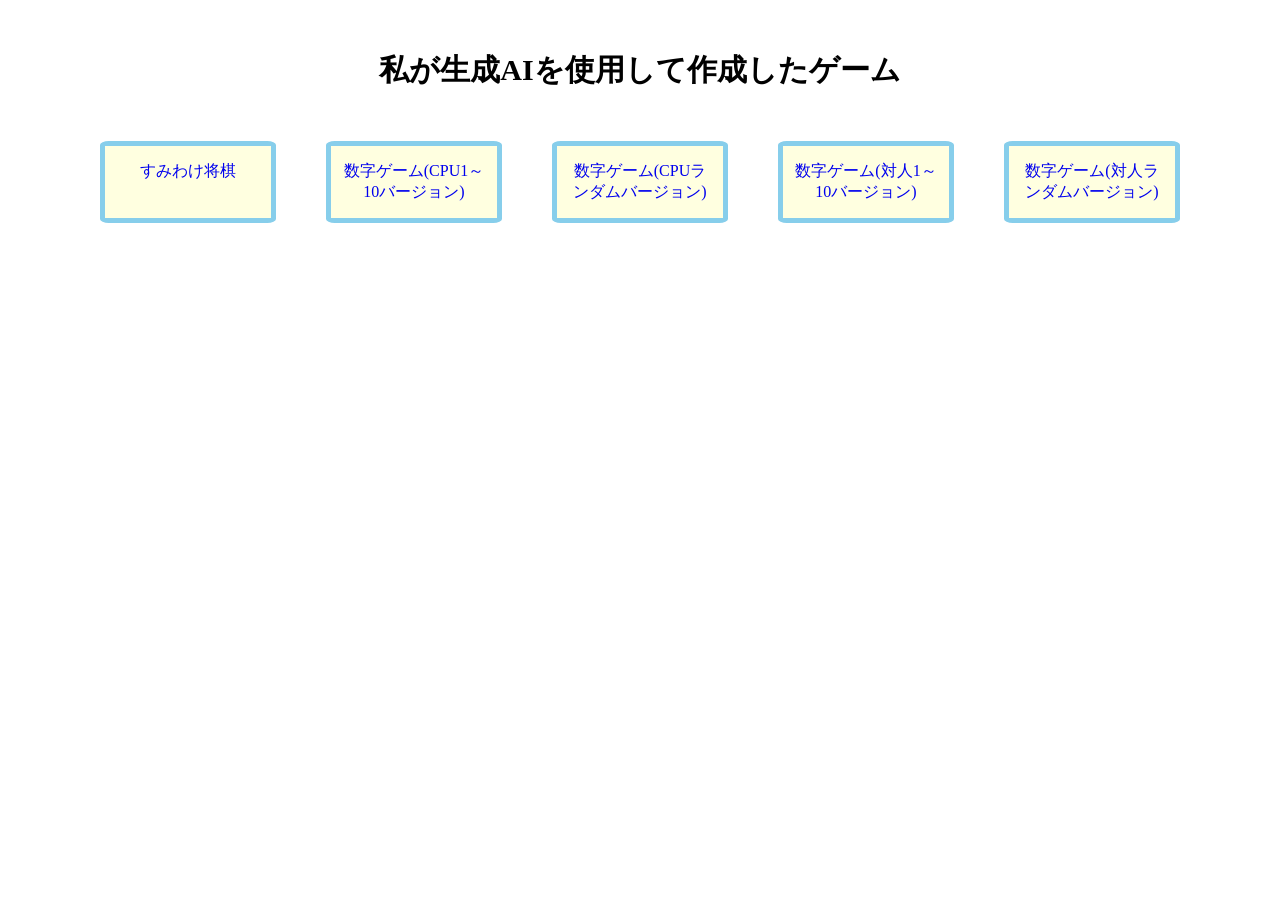
<file: index.html>
<!doctype html>
<html lang="ja">

<head>
    <meta charset="UTF-8">
    <meta name="viewport" content="width=device-width,initial-scale=1.0">
    <title>chatGPTを使用して作ったゲーム</title>
    <link rel="stylesheet" href="css/style.css">
</head>

<body>
    <h1>私が生成AIを使用して作成したゲーム</h1>
    <div class="flexBtn">
      <a href="sumiwakeshogi/index.html" class="btn">すみわけ将棋</a>
      <a href="numberGame/index.html" class"btn">数字ゲーム(CPU1～10バージョン)</a>
      <a href="numberGameRandom/index.html" class"btn">数字ゲーム(CPUランダムバージョン)</a>
      <a href="numberGameVsHuman/index.html" class"btn">数字ゲーム(対人1～10バージョン)</a>
      <a href="numberGameRandomVsHuman/index.html" class"btn">数字ゲーム(対人ランダムバージョン)</a>
    </div>
</body>

</html>
</file>
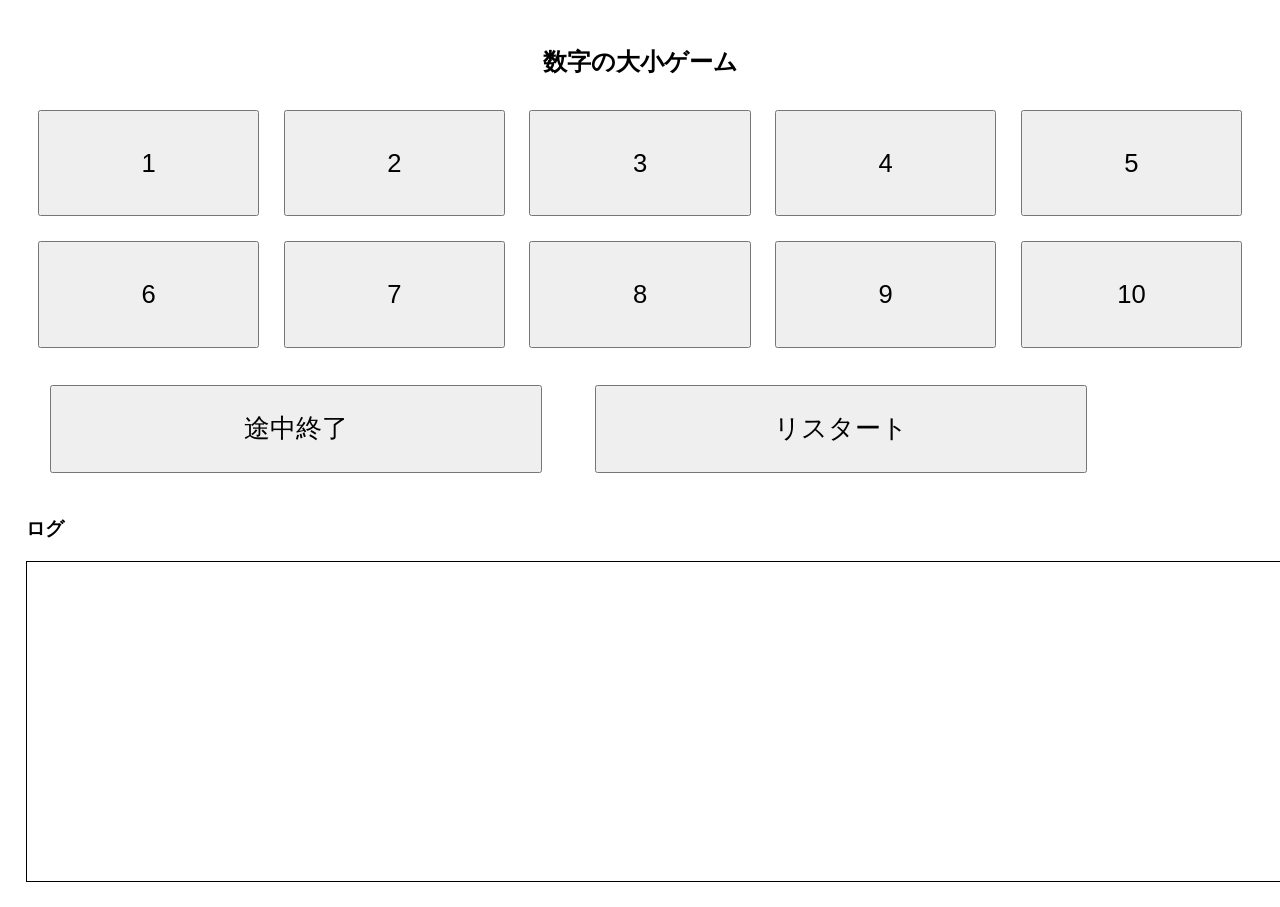
<file: nomberGame/index.html>
<!DOCTYPE html>
<html lang="ja">

<head>
    <meta charset="UTF-8">
    <meta name="description" content="私がPythonで作ったコードをChatGPTに変換してもらいました。簡単な数字比較ゲームです。相手はランダムです。chatGPTへのリンク:https://chatgpt.com/share/69f9a746-abd4-8320-a92f-5e1e39d83700">
    <title>数字カードゲーム</title>
    <link rel="stylesheet" href="css/style.css">
</head>

<body>

    <h2>数字の大小ゲーム</h2>

    <div id="cards"></div>

    <button onclick="endGame()">途中終了</button>
    <button onclick="restart()">リスタート</button>

    <h3>ログ</h3>
    <div id="log"></div>

    <script>
        let card;
        let com_card;

        let ply_point;
        let com_point;

        let continue_game;


        function init() {

            card = [1, 2, 3, 4, 5, 6, 7, 8, 9, 10];
            com_card = [1, 2, 3, 4, 5, 6, 7, 8, 9, 10];

            ply_point = 0;
            com_point = 0;

            continue_game = true;

            document.getElementById("log").innerHTML = "";

            showCards();

        }


        function log(text) {

            document.getElementById("log").innerHTML += text + "\n";

        }


        function showCards() {

            let div = document.getElementById("cards");

            div.innerHTML = "";

            card.forEach(num => {

                let btn = document.createElement("button");

                btn.textContent = num;

                btn.onclick = () => play(num);

                div.appendChild(btn);

            });

        }


        function play(plyH) {

            if (!continue_game) return;

            let comIndex = Math.floor(Math.random() * com_card.length);

            let comH = com_card[comIndex];

            log("プレイヤー：" + plyH + " / コンピュータ：" + comH);


            if (comH < plyH) {

                log("プレイヤー勝ち +" + plyH);

                ply_point += plyH;

            } else if (comH > plyH) {

                log("コンピュータ勝ち +" + comH);

                com_point += comH;

            } else {

                log("同じ → 流れ");

            }


            card = card.filter(x => x !== plyH);
            com_card = com_card.filter(x => x !== comH);

            showCards();


            if (card.length === 0) {

                finish();

            }

        }


        function finish() {

            continue_game = false;

            let result =
                "終了\n\n" +
                "プレイヤー：" + ply_point + "\n" +
                "コンピュータ：" + com_point + "\n\n";

            if (ply_point > com_point) {

                result += "プレイヤーの勝ち";

            } else if (ply_point < com_point) {

                result += "コンピュータの勝ち";

            } else {

                result += "引き分け";

            }

            alert(result);

        }


        function endGame() {
            finish();

            init();
        }


        function restart() {

            init();

        }


        init();
    </script>

</body>

</html>
</file>
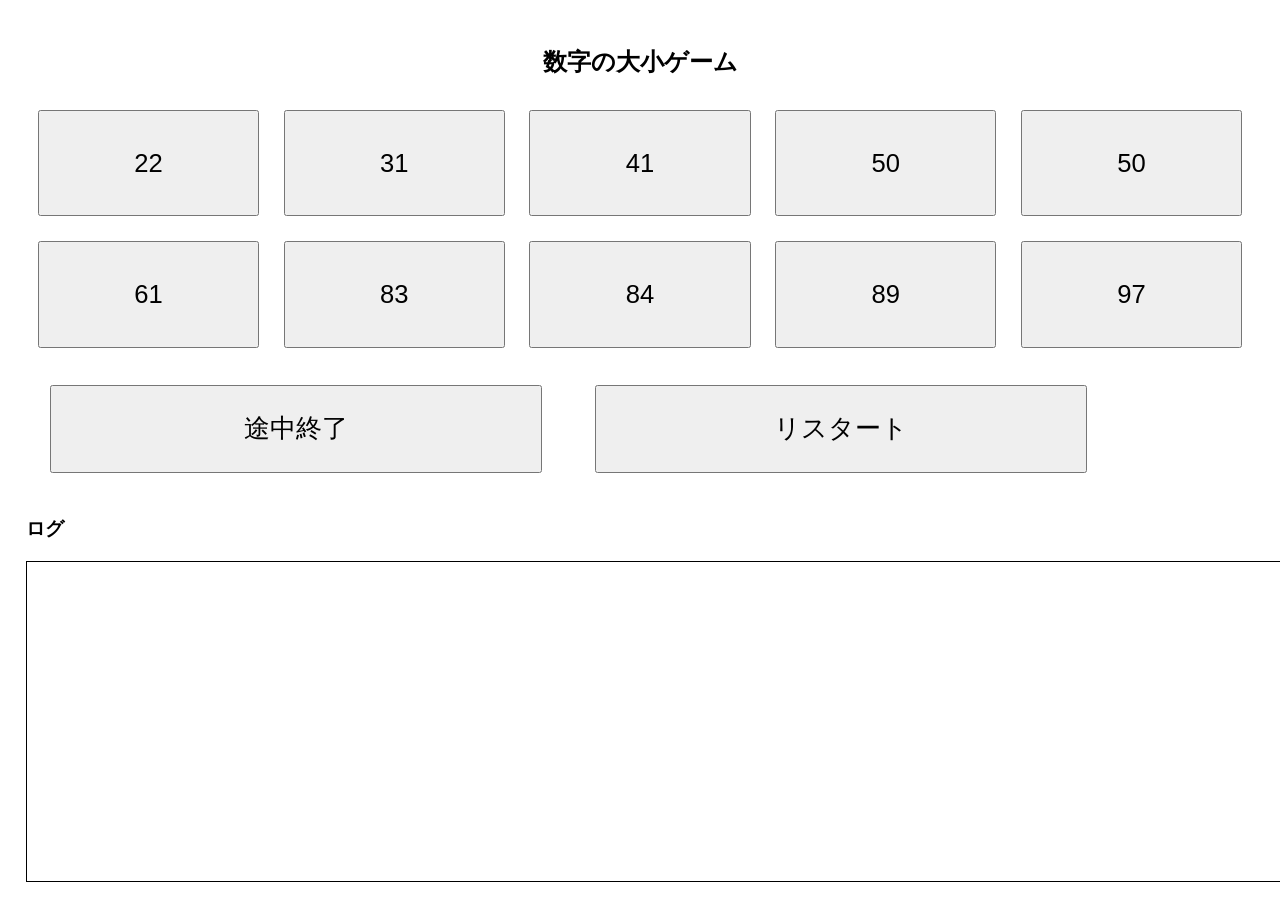
<file: nomberGameRandom/index.html>
<!DOCTYPE html>
<html lang="ja">
<head>
<meta charset="UTF-8">
<meta name="description" content="僕がPythonで作ったコードをChatGPTに変換してもらいました。簡単な数字比較ゲームです。相手はランダムです。">
<title>数字カードゲーム</title>
<link rel="stylesheet" href="css/style.css">
</head>
<body>

<h2>数字の大小ゲーム</h2>

<div id="cards"></div>

<button onclick="endGame()">途中終了</button>
<button onclick="restart()">リスタート</button>

<h3>ログ</h3>
<div id="log"></div>

<script>

    let card;
    let com_card;

    let ply_point;
    let com_point;

    let continue_game;


    function init(){

        card = [];
        com_card = [];
        for(let i = 0;i < 10;i++){
            plyNum = Math.floor(Math.random() * 100) + 1;
            comNum = Math.floor(Math.random() * 100) + 1;

            card.push(plyNum);
            com_card.push(comNum);
        }

        card.sort((a, b) => a - b);

        ply_point = 0;
        com_point = 0;

        continue_game = true;

        document.getElementById("log").innerHTML = "";

        showCards();

    }
    function log(text){
        document.getElementById("log").innerHTML += text + "\n";
    }


    function showCards(){
        let div = document.getElementById("cards");

        div.innerHTML = "";
        card.forEach(num => {

        let btn = document.createElement("button");

        btn.textContent = num;

        btn.onclick = () => play(num);

        div.appendChild(btn);

        });
    }


    function play(plyH){

        if(!continue_game) return;

        let comIndex = Math.floor(Math.random() * com_card.length);
        let comH = com_card[comIndex];

        log("プレイヤー：" + plyH + " / コンピュータ：" + comH);
        if(comH < plyH){
            log("プレイヤー勝ち +" + (plyH - comH));

            ply_point += (plyH - comH);

        }
        else if(comH > plyH){
            log("コンピュータ勝ち +" + (comH - plyH));
            com_point += (comH - plyH);
        }
        else{
            log("同じ → 流れ");

        }
        card = card.filter(x => x !== plyH);
        com_card = com_card.filter(x => x !== comH);

        showCards();

        if(card.length === 0){

            finish();

        }

    }


    function finish(){

        continue_game = false;

        let result =
            "終了\n\n" +
            "プレイヤー：" + ply_point + "\n" +
            "コンピュータ：" + com_point + "\n\n";

        if(ply_point > com_point){

        result += "プレイヤーの勝ち";

    } else if(ply_point < com_point){
        result += "コンピュータの勝ち";

    } else{
        result += "引き分け";

    }

    alert(result);

    }


    function endGame(){
        finish();

    }


    function restart(){
        init();

    }


    init();

</script>

</body>
</html>
</file>
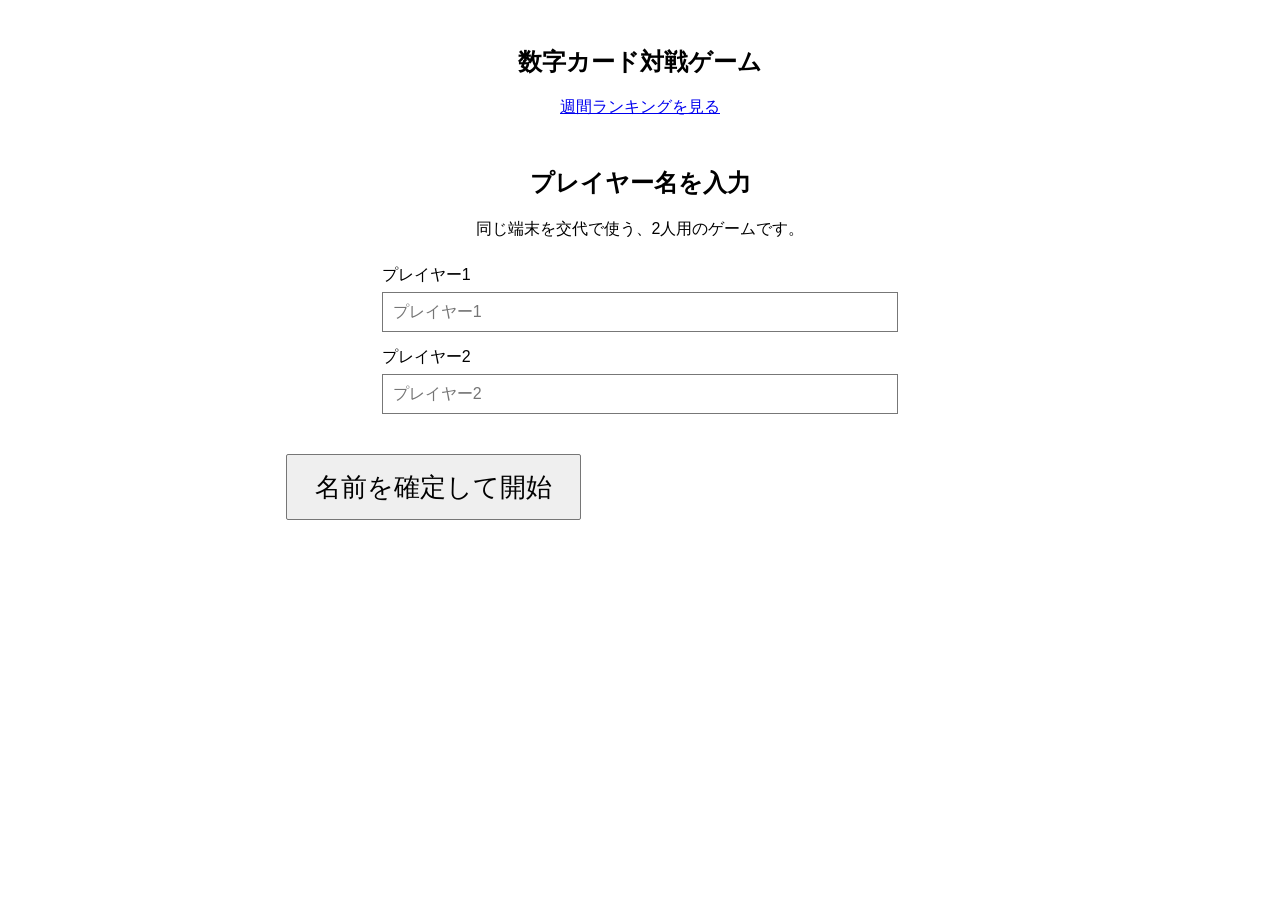
<file: nomberGameRandomVsHuman/index.html>
<!DOCTYPE html>
<html lang="ja">
<head>
  <meta charset="UTF-8">
  <meta name="viewport" content="width=device-width, initial-scale=1.0">
  <title>数字カード対戦ゲーム</title>
  <link rel="stylesheet" href="css/style.css">
</head>
<body>
  <main class="game-shell">
    <header>
      <p class="eyebrow">OFFLINE CARD BATTLE</p>
      <h1>数字カード対戦ゲーム</h1>
      <a href="ranking.html">週間ランキングを見る</a>
    </header>

    <section id="setup-screen" class="screen">
      <h2>プレイヤー名を入力</h2>
      <p>同じ端末を交代で使う、2人用のゲームです。</p>
      <div class="name-fields">
        <label>プレイヤー1<input id="player1-name" type="text" maxlength="12" placeholder="プレイヤー1"></label>
        <label>プレイヤー2<input id="player2-name" type="text" maxlength="12" placeholder="プレイヤー2"></label>
      </div>
      <button class="primary" id="start-button">名前を確定して開始</button>
    </section>

    <section id="pass-screen" class="screen hidden">
      <p class="round-label" id="round-label"></p>
      <h2 id="pass-title"></h2>
      <p>相手に見られないように、このボタンを押してからカードを選んでください。</p>
      <button class="primary" id="pass-button"></button>
    </section>

    <section id="countdown-screen" class="screen hidden" aria-live="assertive">
      <p>まもなくカード選択です</p>
      <div id="countdown">3</div>
    </section>

    <section id="choice-screen" class="screen hidden">
      <div class="status-row">
        <p id="turn-label"></p>
        <p id="score-label"></p>
      </div>
      <h2>数字を1枚選んでください</h2>
      <p id="choice-help">選択後に確定してください。</p>
      <div id="cards" class="cards"></div>
      <p id="selected-card" class="selected-card">まだ選ばれていません</p>
      <button class="primary" id="confirm-button" disabled>この数字で確定</button>
    </section>

    <section id="result-screen" class="screen hidden">
      <p class="round-label" id="result-round"></p>
      <h2 id="result-title"></h2>
      <div class="versus"><span id="result-p1"></span><b>VS</b><span id="result-p2"></span></div>
      <p id="result-message"></p>
      <button class="primary" id="next-round-button">次のラウンドへ</button>
    </section>

    <section id="finish-screen" class="screen hidden">
      <h2>ゲーム終了！</h2>
      <div id="final-score" class="final-score"></div>
      <p id="winner-message"></p>
      <button class="primary" id="restart-button">もう一度遊ぶ</button>
      <a class="secondary-link" href="ranking.html">週間ランキングを見る</a>
    </section>
  </main>
  <script>
    const player1Cards = [];
    const player2Cards = [];
    let players, cards, points, selections, turn, round, selected;
    const screens = document.querySelectorAll('.screen');
    const $ = id => document.getElementById(id);
    
    function show(id) { screens.forEach(s => s.classList.toggle('hidden', s.id !== id)); }
    function resetGame() {
      for(let i = 0; i < 10; i++) {
        player1Cards.push(Math.floor(Math.random() * 100) + 1);
        player2Cards.push(Math.floor(Math.random() * 100) + 1);
      }
      player1Cards.sort((a, b) => a - b);
      player2Cards.sort((a, b) => a - b);
      
      players = ['', '']; 
      cards = [[], []]; 
      points = [0, 0]; 
      selections = [null, null]; 
      turn = 0; round = 1; 
      selected = null;
      show('setup-screen');
    }
    function startGame() {
      players = [$('player1-name').value.trim() || 'プレイヤー1', $('player2-name').value.trim() || 'プレイヤー2'];
      cards = [player1Cards,player2Cards]; 
      points = [0, 0]; 
      selections = [null, null]; 
      turn = 0; round = 1;
      showPassScreen();
    }
    function showPassScreen() {
      $('round-label').textContent = `第${round}ラウンド`;
      $('pass-title').textContent = `${players[turn]}の番です`;
      $('pass-button').textContent = `${players[turn]}なら、ここを押してください`;
      show('pass-screen');
    }
    function startCountdown() {
      show('countdown-screen'); 
      let n = 3; $('countdown').textContent = n;
      const timer = setInterval(() => { n--; $('countdown').textContent = n; if (n === 0) { clearInterval(timer); setTimeout(showChoiceScreen, 500); } }, 800);
    }
    function showChoiceScreen() {
      selected = null; 
      $('confirm-button').disabled = true;
      $('turn-label').textContent = `${players[turn]}：カードを選択`;
      $('score-label').textContent = `${players[0]} ${points[0]}点　/　${players[1]} ${points[1]}点`;
      $('selected-card').textContent = 'まだ選ばれていません';
      const cardBox = $('cards'); cardBox.innerHTML = '';
      cards[turn].forEach(n => { const b = document.createElement('button'); b.className = 'card'; b.textContent = n; b.onclick = () => chooseCard(n, b); cardBox.appendChild(b); });
      show('choice-screen');
    }
    function chooseCard(number, button) {
      selected = number; document.querySelectorAll('.card').forEach(b => b.classList.remove('chosen')); button.classList.add('chosen');
      $('selected-card').textContent = `選んだ数字：${number}`; $('confirm-button').disabled = false;
    }
    function confirmChoice() {
      if (selected === null) return;
      selections[turn] = selected; cards[turn] = cards[turn].filter(n => n !== selected);
      if (turn === 0) { turn = 1; showPassScreen(); } else { resolveRound(); }
    }
    function resolveRound() {
      const [a, b] = selections;
      let message;
      if (a > b) { points[0] += a; message = `${players[0]}の勝ち！ ${a}点獲得`; }
      else if (b > a) { points[1] += b; message = `${players[1]}の勝ち！ ${b}点獲得`; }
      else message = '同じ数字です。今回は得点なし';
      $('result-round').textContent = `第${round}ラウンドの結果`;
      $('result-title').textContent = message;
      $('result-p1').textContent = `${players[0]}：${a}`; $('result-p2').textContent = `${players[1]}：${b}`;
      $('result-message').textContent = `現在の得点　${players[0]} ${points[0]}点　/　${players[1]} ${points[1]}点`;
      $('next-round-button').textContent = round === 10 ? '最終結果を見る' : '次のラウンドへ'; show('result-screen');
    }
    function nextRound() {
      if (round === 10) return finishGame();
      round++; turn = 0; selections = [null, null]; showPassScreen();
    }
    function weekKey() {
      const d = new Date(); const date = new Date(Date.UTC(d.getFullYear(), d.getMonth(), d.getDate())); const day = date.getUTCDay() || 7;
      date.setUTCDate(date.getUTCDate() - day + 1); return date.toISOString().slice(0, 10);
    }
    function saveRanking() {
      const key = 'numberGameWeeklyRanking'; const all = JSON.parse(localStorage.getItem(key) || '{}'); const week = weekKey();
      all[week] = all[week] || {}; players.forEach((name, i) => all[week][name] = (all[week][name] || 0) + points[i]);
      localStorage.setItem(key, JSON.stringify(all));
    }
    function finishGame() {
      saveRanking(); const winner = points[0] === points[1] ? '引き分け！' : `${points[0] > points[1] ? players[0] : players[1]}の勝ち！`;
      $('final-score').innerHTML = `<p>${players[0]}<strong>${points[0]}点</strong></p><span>VS</span><p>${players[1]}<strong>${points[1]}点</strong></p>`;
      $('winner-message').textContent = `${winner} 得点は週間ランキングに保存されました。`; show('finish-screen');
    }
    $('start-button').onclick = startGame; $('pass-button').onclick = startCountdown; $('confirm-button').onclick = confirmChoice; $('next-round-button').onclick = nextRound; $('restart-button').onclick = resetGame;
    resetGame();
  </script>
</body>
</html>
</file>
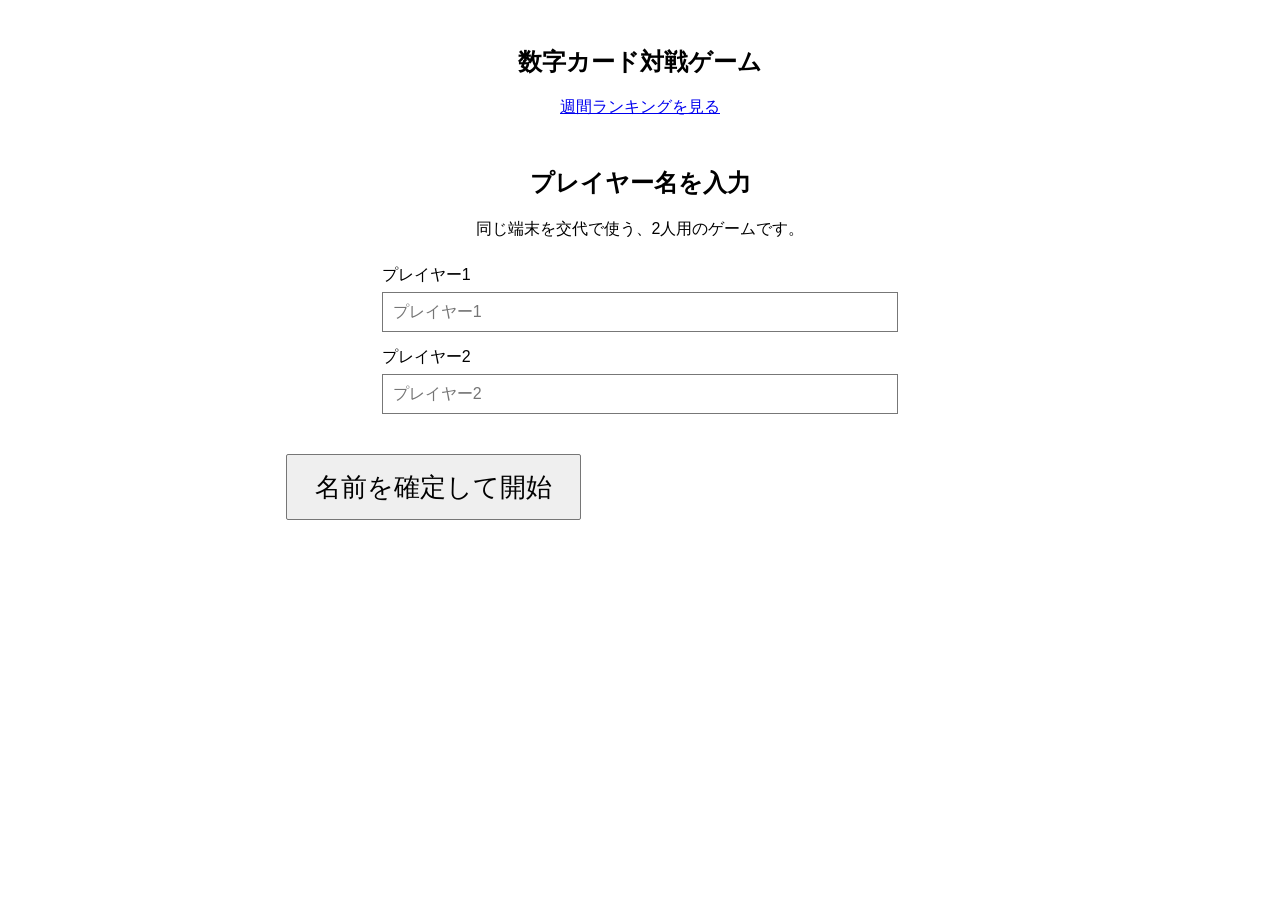
<file: nomberGameVsHuman/index.html>
<!DOCTYPE html>
<html lang="ja">
<head>
  <meta charset="UTF-8">
  <meta name="viewport" content="width=device-width, initial-scale=1.0">
  <title>数字カード対戦ゲーム</title>
  <link rel="stylesheet" href="css/style.css">
</head>
<body>
  <main class="game-shell">
    <header>
      <p class="eyebrow">OFFLINE CARD BATTLE</p>
      <h1>数字カード対戦ゲーム</h1>
      <a href="ranking.html">週間ランキングを見る</a>
    </header>

    <section id="setup-screen" class="screen">
      <h2>プレイヤー名を入力</h2>
      <p>同じ端末を交代で使う、2人用のゲームです。</p>
      <div class="name-fields">
        <label>プレイヤー1<input id="player1-name" type="text" maxlength="12" placeholder="プレイヤー1"></label>
        <label>プレイヤー2<input id="player2-name" type="text" maxlength="12" placeholder="プレイヤー2"></label>
      </div>
      <button class="primary" id="start-button">名前を確定して開始</button>
    </section>

    <section id="pass-screen" class="screen hidden">
      <p class="round-label" id="round-label"></p>
      <h2 id="pass-title"></h2>
      <p>相手に見られないように、このボタンを押してからカードを選んでください。</p>
      <button class="primary" id="pass-button"></button>
    </section>

    <section id="countdown-screen" class="screen hidden" aria-live="assertive">
      <p>まもなくカード選択です</p>
      <div id="countdown">3</div>
    </section>

    <section id="choice-screen" class="screen hidden">
      <div class="status-row">
        <p id="turn-label"></p>
        <p id="score-label"></p>
      </div>
      <h2>数字を1枚選んでください</h2>
      <p id="choice-help">選択後に確定してください。</p>
      <div id="cards" class="cards"></div>
      <p id="selected-card" class="selected-card">まだ選ばれていません</p>
      <button class="primary" id="confirm-button" disabled>この数字で確定</button>
    </section>

    <section id="result-screen" class="screen hidden">
      <p class="round-label" id="result-round"></p>
      <h2 id="result-title"></h2>
      <div class="versus"><span id="result-p1"></span><b>VS</b><span id="result-p2"></span></div>
      <p id="result-message"></p>
      <button class="primary" id="next-round-button">次のラウンドへ</button>
    </section>

    <section id="finish-screen" class="screen hidden">
      <h2>ゲーム終了！</h2>
      <div id="final-score" class="final-score"></div>
      <p id="winner-message"></p>
      <button class="primary" id="restart-button">もう一度遊ぶ</button>
      <a class="secondary-link" href="ranking.html">週間ランキングを見る</a>
    </section>
  </main>
  <script>
    const numbers = [1,2,3,4,5,6,7,8,9,10];
    let players, cards, points, selections, turn, round, selected;
    const screens = document.querySelectorAll('.screen');
    const $ = id => document.getElementById(id);

    function show(id) { screens.forEach(s => s.classList.toggle('hidden', s.id !== id)); }
    function resetGame() {
      players = ['', '']; cards = [[], []]; points = [0, 0]; selections = [null, null]; turn = 0; round = 1; selected = null;
      show('setup-screen');
    }
    function startGame() {
      players = [$('player1-name').value.trim() || 'プレイヤー1', $('player2-name').value.trim() || 'プレイヤー2'];
      cards = [numbers.slice(), numbers.slice()]; points = [0, 0]; selections = [null, null]; turn = 0; round = 1;
      showPassScreen();
    }
    function showPassScreen() {
      $('round-label').textContent = `第${round}ラウンド`;
      $('pass-title').textContent = `${players[turn]}の番です`;
      $('pass-button').textContent = `${players[turn]}なら、ここを押してください`;
      show('pass-screen');
    }
    function startCountdown() {
      show('countdown-screen'); let n = 3; $('countdown').textContent = n;
      const timer = setInterval(() => { n--; $('countdown').textContent = n; if (n === 0) { clearInterval(timer); setTimeout(showChoiceScreen, 500); } }, 800);
    }
    function showChoiceScreen() {
      selected = null; $('confirm-button').disabled = true;
      $('turn-label').textContent = `${players[turn]}：カードを選択`;
      $('score-label').textContent = `${players[0]} ${points[0]}点　/　${players[1]} ${points[1]}点`;
      $('selected-card').textContent = 'まだ選ばれていません';
      const cardBox = $('cards'); cardBox.innerHTML = '';
      cards[turn].forEach(n => { const b = document.createElement('button'); b.className = 'card'; b.textContent = n; b.onclick = () => chooseCard(n, b); cardBox.appendChild(b); });
      show('choice-screen');
    }
    function chooseCard(number, button) {
      selected = number; document.querySelectorAll('.card').forEach(b => b.classList.remove('chosen')); button.classList.add('chosen');
      $('selected-card').textContent = `選んだ数字：${number}`; $('confirm-button').disabled = false;
    }
    function confirmChoice() {
      if (selected === null) return;
      selections[turn] = selected; cards[turn] = cards[turn].filter(n => n !== selected);
      if (turn === 0) { turn = 1; showPassScreen(); } else { resolveRound(); }
    }
    function resolveRound() {
      const [a, b] = selections;
      let message;
      if (a > b) { points[0] += a; message = `${players[0]}の勝ち！ ${a}点獲得`; }
      else if (b > a) { points[1] += b; message = `${players[1]}の勝ち！ ${b}点獲得`; }
      else message = '同じ数字です。今回は得点なし';
      $('result-round').textContent = `第${round}ラウンドの結果`;
      $('result-title').textContent = message;
      $('result-p1').textContent = `${players[0]}：${a}`; $('result-p2').textContent = `${players[1]}：${b}`;
      $('result-message').textContent = `現在の得点　${players[0]} ${points[0]}点　/　${players[1]} ${points[1]}点`;
      $('next-round-button').textContent = round === 10 ? '最終結果を見る' : '次のラウンドへ'; show('result-screen');
    }
    function nextRound() {
      if (round === 10) return finishGame();
      round++; turn = 0; selections = [null, null]; showPassScreen();
    }
    function weekKey() {
      const d = new Date(); const date = new Date(Date.UTC(d.getFullYear(), d.getMonth(), d.getDate())); const day = date.getUTCDay() || 7;
      date.setUTCDate(date.getUTCDate() - day + 1); return date.toISOString().slice(0, 10);
    }
    function saveRanking() {
      const key = 'numberGameWeeklyRanking'; const all = JSON.parse(localStorage.getItem(key) || '{}'); const week = weekKey();
      all[week] = all[week] || {}; players.forEach((name, i) => all[week][name] = (all[week][name] || 0) + points[i]);
      localStorage.setItem(key, JSON.stringify(all));
    }
    function finishGame() {
      saveRanking(); const winner = points[0] === points[1] ? '引き分け！' : `${points[0] > points[1] ? players[0] : players[1]}の勝ち！`;
      $('final-score').innerHTML = `<p>${players[0]}<strong>${points[0]}点</strong></p><span>VS</span><p>${players[1]}<strong>${points[1]}点</strong></p>`;
      $('winner-message').textContent = `${winner} 得点は週間ランキングに保存されました。`; show('finish-screen');
    }
    $('start-button').onclick = startGame; $('pass-button').onclick = startCountdown; $('confirm-button').onclick = confirmChoice; $('next-round-button').onclick = nextRound; $('restart-button').onclick = resetGame;
    resetGame();
  </script>
</body>
</html>
</file>
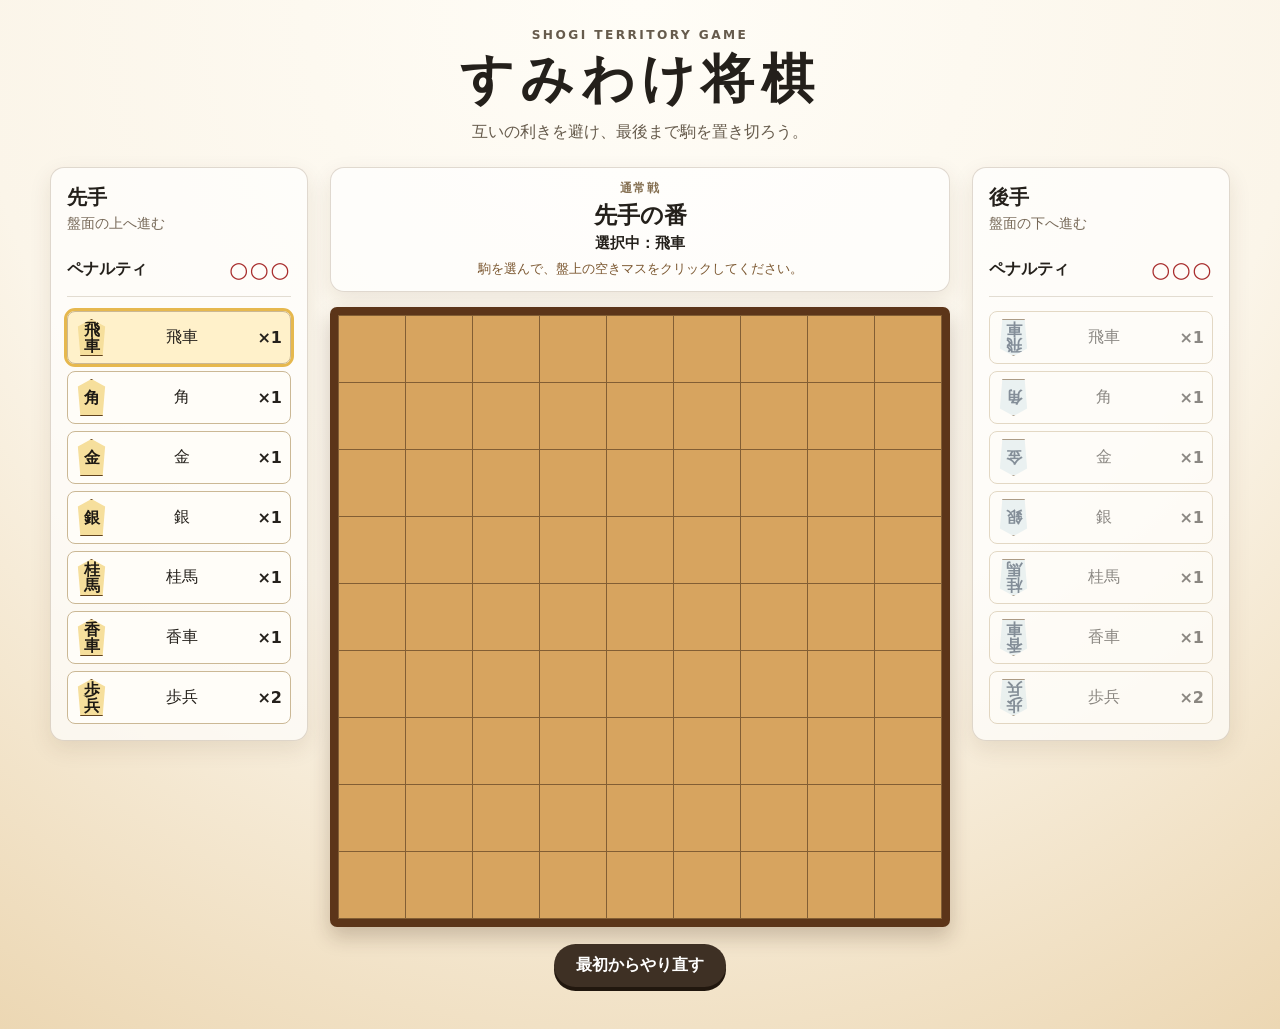
<file: sumiwakeshogi/index.html>
<!doctype html>
<html lang="ja">
<head>
  <meta charset="UTF-8" />
  <meta name="viewport" content="width=device-width, initial-scale=1.0" />
  <title>すみわけ将棋</title>
  <link rel="stylesheet" href="style.css" />
</head>
<body>
  <main class="game-shell">
    <header class="page-header">
      <p class="eyebrow">SHOGI TERRITORY GAME</p>
      <h1>すみわけ将棋</h1>
      <p>互いの利きを避け、最後まで駒を置き切ろう。</p>
    </header>

    <section class="game-layout" aria-label="すみわけ将棋のゲーム画面">
      <aside class="player-panel sente-panel" id="sente-panel"></aside>

      <section class="board-area">
        <div class="turn-card" aria-live="polite">
          <p id="phase-label">通常戦</p>
          <h2 id="turn-label">先手の番</h2>
          <p id="selected-label">選択中：飛車</p>
          <p id="message" class="message">駒を選んで、盤上の空きマスをクリックしてください。</p>
        </div>
        <div class="board-wrap">
          <div id="board" class="board" role="grid" aria-label="9×9の将棋盤"></div>
        </div>
        <button id="reset-button" class="reset-button" type="button">最初からやり直す</button>
      </section>

      <aside class="player-panel gote-panel" id="gote-panel"></aside>
    </section>
  </main>
  <script src="script.js"></script>
</body>
</html>
</file>
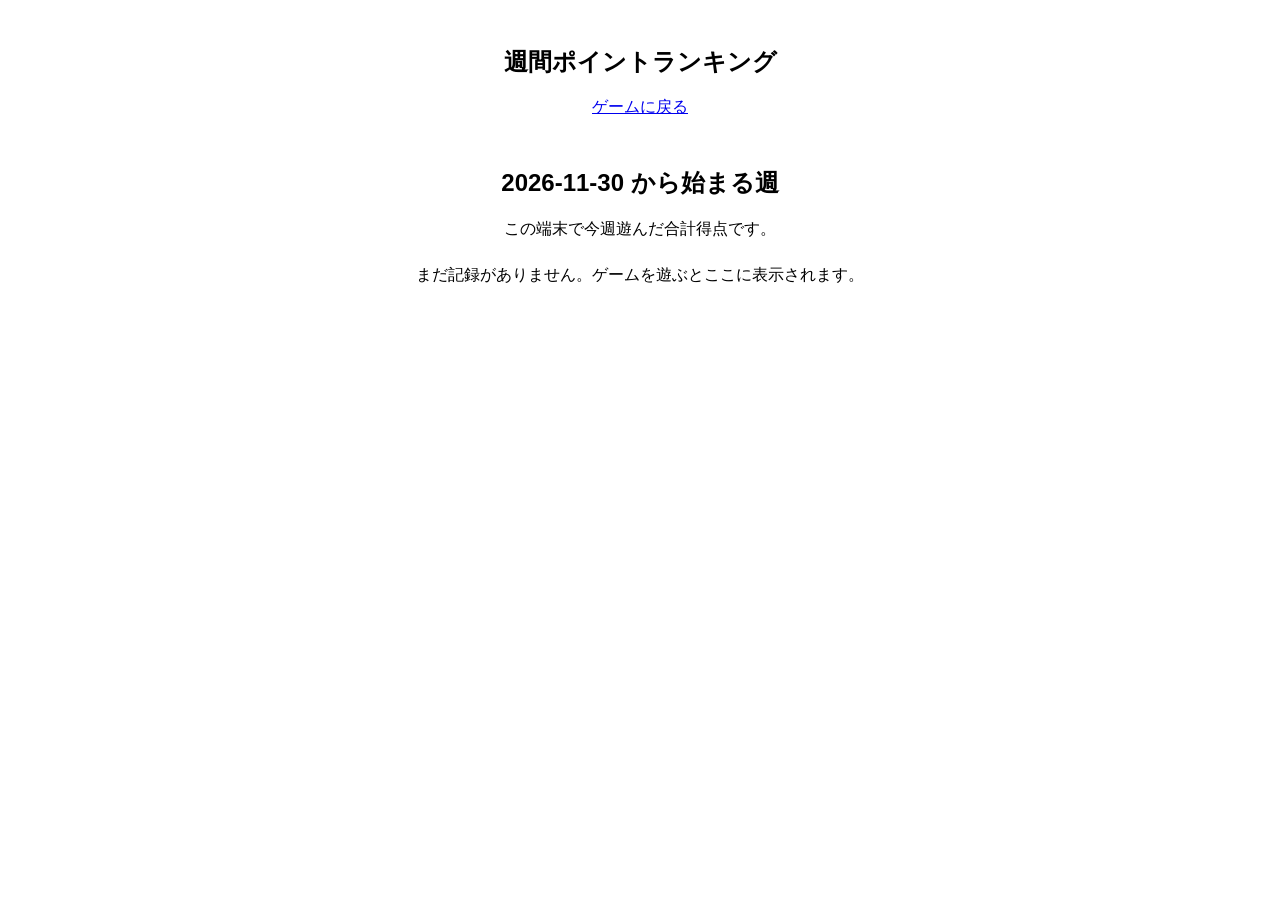
<file: nomberGameRandomVsHuman/ranking.html>
<!DOCTYPE html>
<html lang="ja">
<head>
  <meta charset="UTF-8"><meta name="viewport" content="width=device-width, initial-scale=1.0">
  <title>週間ランキング | 数字カード対戦ゲーム</title><link rel="stylesheet" href="css/style.css">
</head>
<body>
  <main class="game-shell ranking-shell">
    <header><p class="eyebrow">WEEKLY RANKING</p><h1>週間ポイントランキング</h1><a href="index.html">ゲームに戻る</a></header>
    <section class="screen"><h2 id="week-title"></h2><p>この端末で今週遊んだ合計得点です。</p><ol id="ranking-list" class="ranking-list"></ol><p id="empty-message" class="hidden">まだ記録がありません。ゲームを遊ぶとここに表示されます。</p><button id="clear-button" class="danger hidden">今週の記録を消去</button></section>
  </main>
  <script>
    function weekKey() { const d = new Date(); const date = new Date(Date.UTC(d.getFullYear(),d.getMonth(),d.getDate())); const day = date.getUTCDay() || 7; date.setUTCDate(date.getUTCDate()-day+1); return date.toISOString().slice(0,10); }
    const key = 'numberGameWeeklyRanking', week = weekKey(), all = JSON.parse(localStorage.getItem(key) || '{}'), data = all[week] || {};
    $('week-title').textContent = `${week} から始まる週`;
    const entries = Object.entries(data).sort((a,b) => b[1]-a[1]);
    if (entries.length) { $('ranking-list').innerHTML = entries.map(([name,score]) => `<li><span>${escapeHtml(name)}</span><strong>${score}点</strong></li>`).join(''); $('clear-button').classList.remove('hidden'); } else $('empty-message').classList.remove('hidden');
    $('clear-button').onclick = () => { if(confirm('今週の記録を消去しますか？')) { delete all[week]; localStorage.setItem(key, JSON.stringify(all)); location.reload(); } };
    function $(id) { return document.getElementById(id); } function escapeHtml(t) { const d=document.createElement('div'); d.textContent=t; return d.innerHTML; }
  </script>
</body>
</html>
</file>
<file: css/style.css>
* {
    margin: 25px;
}

h1 {
    text-align: center;
    font-size: 30px;
}

.flexBtn {
    display: flex;
    justify-content: space-around;
}

a {
    width: 100%;
    max-width: 240px;
    display: inline-block;
    border: 5px solid skyblue;
    border-radius: 5%;
    padding: 15px 10px;
    text-align: center;
    text-decoration: none;
    background-color: #ffffe0;
}

a:hover {
    background-color: #f0f8ff;
}

@media (max-width: 900px) {
    .flexBtn {
        flex-direction: column;
        align-items: center;
    }

    a {
        max-width: 100%;
    }
}
</file>
<file: nomberGame/css/style.css>
body {

    font-family: sans-serif;
    margin: 0;
    padding: 2%;
    box-sizing: border-box;

}


h2 {

    text-align: center;

}


/* カードエリア */

#cards {

    width: 100%;
    display: flex;
    flex-wrap: wrap;
    justify-content: center;

}


/* カードボタン */

#cards button {

    width: 18%;
    margin: 1%;
    padding: 3% 0;

    font-size: 2vw;

}


/* 操作ボタン */

button {

    width: 40%;
    margin: 2%;
    padding: 2%;

    font-size: 2vw;

}


/* ログ */

#log {

    width: 100%;
    height: 30vh;

    border: 1px solid black;

    overflow-y: scroll;

    white-space: pre-line;

    font-size: 1.5vw;

    padding: 2%;

}


/* タブレット */

@media (max-width: 800px) {

    #cards button {

        width: 28%;
        font-size: 3vw;

    }

    button {

        width: 45%;
        font-size: 3vw;

    }

    #log {

        font-size: 2.5vw;

    }

}


/* スマホ */

@media (max-width: 500px) {

    #cards button {

        width: 40%;
        font-size: 5vw;

    }

    button {

        width: 90%;
        font-size: 5vw;

    }

    #log {

        font-size: 4vw;

    }

}
</file>
<file: nomberGameRandom/css/style.css>
body {

    font-family: sans-serif;
    margin: 0;
    padding: 2%;
    box-sizing: border-box;

}


h2 {

    text-align: center;

}


/* カードエリア */

#cards {

    width: 100%;
    display: flex;
    flex-wrap: wrap;
    justify-content: center;

}


/* カードボタン */

#cards button {

    width: 18%;
    margin: 1%;
    padding: 3% 0;

    font-size: 2vw;

}


/* 操作ボタン */

button {

    width: 40%;
    margin: 2%;
    padding: 2%;

    font-size: 2vw;

}


/* ログ */

#log {

    width: 100%;
    height: 30vh;

    border: 1px solid black;

    overflow-y: scroll;

    white-space: pre-line;

    font-size: 1.5vw;

    padding: 2%;

}


/* タブレット */

@media (max-width: 800px) {

    #cards button {

        width: 28%;
        font-size: 3vw;

    }

    button {

        width: 45%;
        font-size: 3vw;

    }

    #log {

        font-size: 2.5vw;

    }

}


/* スマホ */

@media (max-width: 500px) {

    #cards button {

        width: 40%;
        font-size: 5vw;

    }

    button {

        width: 90%;
        font-size: 5vw;

    }

    #log {

        font-size: 4vw;

    }

}
</file>
<file: nomberGameRandomVsHuman/css/style.css>
body {
    font-family: sans-serif;
    margin: 0;
    padding: 2%;
    box-sizing: border-box;
}

* { box-sizing: border-box; }

header, h1, h2, p { text-align: center; }

h1 {
    font-size: 1.5em;
    margin: 0.83em 0;
}

.game-shell {
    width: 100%;
    max-width: 1100px;
    margin: 0 auto;
}

.eyebrow { display: none; }

header a, .secondary-link {
    display: block;
    text-align: center;
    margin-bottom: 18px;
}

.screen {
    width: 100%;
    max-width: 760px;
    margin: 0 auto;
    padding: 1%;
}

.hidden { display: none !important; }

.name-fields {
    width: 70%;
    margin: 25px auto;
}

.name-fields label {
    display: block;
    margin: 15px 0;
    text-align: left;
}

input {
    width: 100%;
    margin-top: 6px;
    padding: 10px;
    font: inherit;
    border: 1px solid #777;
}

button {
    text-aline: center;
    width: 40%;
    margin: 2%;
    padding: 2%;
    font-size: 2vw;
}

button:disabled { opacity: .5; }

.primary, .danger {
    color: initial;
    background: #efefef;
    border: 1px solid #767676;
    border-radius: 2px;
}

/* 元のゲームと同じカードエリア */
.cards {
    width: 100%;
    display: flex;
    flex-wrap: wrap;
    justify-content: center;
}

.cards .card {
    width: 18%;
    margin: 1%;
    padding: 3% 0;
    font-size: 2vw;
    background: #efefef;
    border: 1px solid #767676;
    border-radius: 2px;
}

.cards .card.chosen {
    background: #cfe8ff;
    outline: 2px solid #1677c8;
}

.status-row {
    display: flex;
    justify-content: space-between;
    gap: 10px;
}

.status-row p { text-align: left; }

.selected-card, .round-label { min-height: 1.5em; }

#countdown {
    font-size: 10vw;
    font-weight: bold;
    text-align: center;
}

.versus, .final-score {
    display: flex;
    justify-content: center;
    align-items: center;
    gap: 20px;
    margin: 25px 0;
}

.versus span, .final-score p { padding: 10px; }
.final-score p { display: grid; gap: 8px; }
.final-score strong { font-size: 1.5em; }

.ranking-list {
    width: 90%;
    margin: 25px auto;
    padding-left: 35px;
}

.ranking-list li {
    display: flex;
    justify-content: space-between;
    padding: 12px 5px;
    border-bottom: 1px solid #aaa;
}

@media (max-width: 800px) {
    .cards .card { width: 28%; font-size: 3vw; }
    button { width: 45%; font-size: 3vw; }
}

@media (max-width: 500px) {
    .name-fields { width: 90%; }
    .cards .card { width: 40%; font-size: 5vw; }
    button { width: 90%; font-size: 5vw; }
    .status-row { display: block; }
    .status-row p { text-align: center; }
    #countdown { font-size: 25vw; }
}
</file>
<file: nomberGameVsHuman/css/style.css>
body {
    font-family: sans-serif;
    margin: 0;
    padding: 2%;
    box-sizing: border-box;
}

* { box-sizing: border-box; }

header, h1, h2, p { text-align: center; }

h1 {
    font-size: 1.5em;
    margin: 0.83em 0;
}

.game-shell {
    width: 100%;
    max-width: 1100px;
    margin: 0 auto;
}

.eyebrow { display: none; }

header a, .secondary-link {
    display: block;
    text-align: center;
    margin-bottom: 18px;
}

.screen {
    width: 100%;
    max-width: 760px;
    margin: 0 auto;
    padding: 1%;
}

.hidden { display: none !important; }

.name-fields {
    width: 70%;
    margin: 25px auto;
}

.name-fields label {
    display: block;
    margin: 15px 0;
    text-align: left;
}

input {
    width: 100%;
    margin-top: 6px;
    padding: 10px;
    font: inherit;
    border: 1px solid #777;
}

button {
    text-aline: center;
    width: 40%;
    margin: 2%;
    padding: 2%;
    font-size: 2vw;
}

button:disabled { opacity: .5; }

.primary, .danger {
    color: initial;
    background: #efefef;
    border: 1px solid #767676;
    border-radius: 2px;
}

/* 元のゲームと同じカードエリア */
.cards {
    width: 100%;
    display: flex;
    flex-wrap: wrap;
    justify-content: center;
}

.cards .card {
    width: 18%;
    margin: 1%;
    padding: 3% 0;
    font-size: 2vw;
    background: #efefef;
    border: 1px solid #767676;
    border-radius: 2px;
}

.cards .card.chosen {
    background: #cfe8ff;
    outline: 2px solid #1677c8;
}

.status-row {
    display: flex;
    justify-content: space-between;
    gap: 10px;
}

.status-row p { text-align: left; }

.selected-card, .round-label { min-height: 1.5em; }

#countdown {
    font-size: 10vw;
    font-weight: bold;
    text-align: center;
}

.versus, .final-score {
    display: flex;
    justify-content: center;
    align-items: center;
    gap: 20px;
    margin: 25px 0;
}

.versus span, .final-score p { padding: 10px; }
.final-score p { display: grid; gap: 8px; }
.final-score strong { font-size: 1.5em; }

.ranking-list {
    width: 90%;
    margin: 25px auto;
    padding-left: 35px;
}

.ranking-list li {
    display: flex;
    justify-content: space-between;
    padding: 12px 5px;
    border-bottom: 1px solid #aaa;
}

@media (max-width: 800px) {
    .cards .card { width: 28%; font-size: 3vw; }
    button { width: 45%; font-size: 3vw; }
}

@media (max-width: 500px) {
    .name-fields { width: 90%; }
    .cards .card { width: 40%; font-size: 5vw; }
    button { width: 90%; font-size: 5vw; }
    .status-row { display: block; }
    .status-row p { text-align: center; }
    #countdown { font-size: 25vw; }
}
</file>
<file: sumiwakeshogi/style.css>
:root {
  --ink: #24201b;
  --paper: #fbf5e9;
  --wood: #d7a45f;
  --wood-dark: #855328;
  --sente: #9d342b;
  --gote: #28577d;
  --accent: #e6b84e;
  --line: rgba(61, 37, 18, .55);
}

* { box-sizing: border-box; }
body {
  margin: 0;
  min-width: 320px;
  color: var(--ink);
  font-family: "Yu Gothic", "Hiragino Kaku Gothic ProN", system-ui, sans-serif;
  background: radial-gradient(circle at top, #fffdf7 0, var(--paper) 55%, #ecd7b3 100%);
}
button { font: inherit; }
.game-shell { width: min(1180px, calc(100% - 32px)); margin: 0 auto; padding: 28px 0 42px; }
.page-header { text-align: center; margin-bottom: 24px; }
.page-header h1 { margin: 2px 0 6px; font-size: clamp(2rem, 5vw, 3.3rem); letter-spacing: .12em; }
.page-header p { margin: 0; color: #665b4c; }
.eyebrow { font-size: .76rem; letter-spacing: .2em; font-weight: 700; }

.game-layout { display: grid; grid-template-columns: minmax(190px, 1fr) minmax(390px, 620px) minmax(190px, 1fr); gap: 22px; align-items: start; }
.player-panel, .turn-card { background: rgba(255,255,255,.66); border: 1px solid rgba(102,72,38,.2); border-radius: 14px; box-shadow: 0 8px 22px rgba(75,45,16,.1); }
.player-panel { padding: 16px; }
.player-panel h2 { margin: 0 0 4px; font-size: 1.25rem; }
.player-panel .sub { margin: 0 0 14px; color: #766857; font-size: .85rem; }
.penalty { display: flex; align-items: center; justify-content: space-between; padding: 10px 0 14px; border-bottom: 1px solid rgba(102,72,38,.18); font-weight: 700; }
.penalty-dots { color: #a82d2d; font-size: 1.35rem; letter-spacing: .08em; }
.piece-list { display: grid; gap: 7px; margin-top: 14px; }
.piece-choice { display: flex; align-items: center; justify-content: space-between; width: 100%; padding: 7px 8px; border: 1px solid #cbb895; border-radius: 8px; background: #fffdf8; color: var(--ink); cursor: pointer; transition: transform .15s, background .15s; }
.piece-choice:hover:not(:disabled) { transform: translateX(2px); background: #fff0c7; }
.piece-choice.selected { outline: 3px solid var(--accent); background: #fff1ca; }
.piece-choice:disabled { opacity: .52; cursor: not-allowed; }
.piece-choice .mini-piece { width: 31px; height: 37px; font-size: 1rem; }
.piece-count { min-width: 25px; text-align: right; font-weight: 800; }

.board-area { text-align: center; }
.turn-card { margin-bottom: 15px; padding: 12px 16px; }
.turn-card p, .turn-card h2 { margin: 0; }
#phase-label { color: #857052; font-size: .78rem; font-weight: 700; letter-spacing: .13em; }
#turn-label { margin: 3px 0 !important; font-size: 1.45rem; }
#selected-label { font-size: .92rem; font-weight: 700; }
.message { min-height: 1.45em; margin-top: 7px !important; color: #7b5730; font-size: .84rem; }
.board-wrap { width: 100%; padding: 8px; background: #5c3519; border-radius: 7px; box-shadow: 0 10px 20px rgba(53,29,10,.22); }
.board { display: grid; grid-template-columns: repeat(9, 1fr); border-top: 1px solid var(--line); border-left: 1px solid var(--line); background: var(--wood); }
.square { position: relative; aspect-ratio: 1; display: grid; place-items: center; padding: 2px; border: 0; border-right: 1px solid var(--line); border-bottom: 1px solid var(--line); background: transparent; cursor: pointer; }
.square:hover:not(:disabled) { background: rgba(255, 245, 180, .48); }
.square.legal::after { content: ""; position: absolute; width: 18%; aspect-ratio: 1; border-radius: 50%; background: rgba(40, 110, 61, .52); }
.square.legal .piece { position: relative; z-index: 1; }
.square:disabled { cursor: default; }
.piece, .mini-piece { display: grid; place-items: center; color: #1e1a14; font-family: "Yu Mincho", "Hiragino Mincho ProN", serif; font-weight: 800; line-height: 1; clip-path: polygon(50% 0, 94% 20%, 86% 100%, 14% 100%, 6% 20%); background: #f6df9c; border: 1px solid #61431f; box-shadow: 0 1px 1px rgba(0,0,0,.18); }
.piece { width: 78%; height: 84%; font-size: clamp(.82rem, 2.65vw, 1.65rem); padding-top: 8%; }
.gote { transform: rotate(180deg); color: #152b42; background: #d9e8eb; }
.reset-button { margin-top: 17px; padding: 11px 22px; border: 0; border-radius: 999px; background: #3e3024; color: white; font-weight: 700; cursor: pointer; box-shadow: 0 4px 0 #21170e; }
.reset-button:active { transform: translateY(3px); box-shadow: 0 1px 0 #21170e; }

@media (max-width: 900px) {
  .game-layout { grid-template-columns: 1fr 1fr; }
  .board-area { grid-column: 1 / -1; grid-row: 1; width: min(620px, 100%); justify-self: center; }
  .sente-panel { grid-column: 1; grid-row: 2; }
  .gote-panel { grid-column: 2; grid-row: 2; }
}
@media (max-width: 550px) {
  .game-shell { width: min(100% - 18px, 620px); padding-top: 16px; }
  .game-layout { gap: 12px; }
  .player-panel { padding: 10px; }
  .piece-list { grid-template-columns: repeat(2, 1fr); gap: 5px; }
  .piece-choice { padding: 4px; font-size: .8rem; }
  .piece-choice .mini-piece { display: none; }
  .penalty { padding: 6px 0 9px; }
}
</file>
